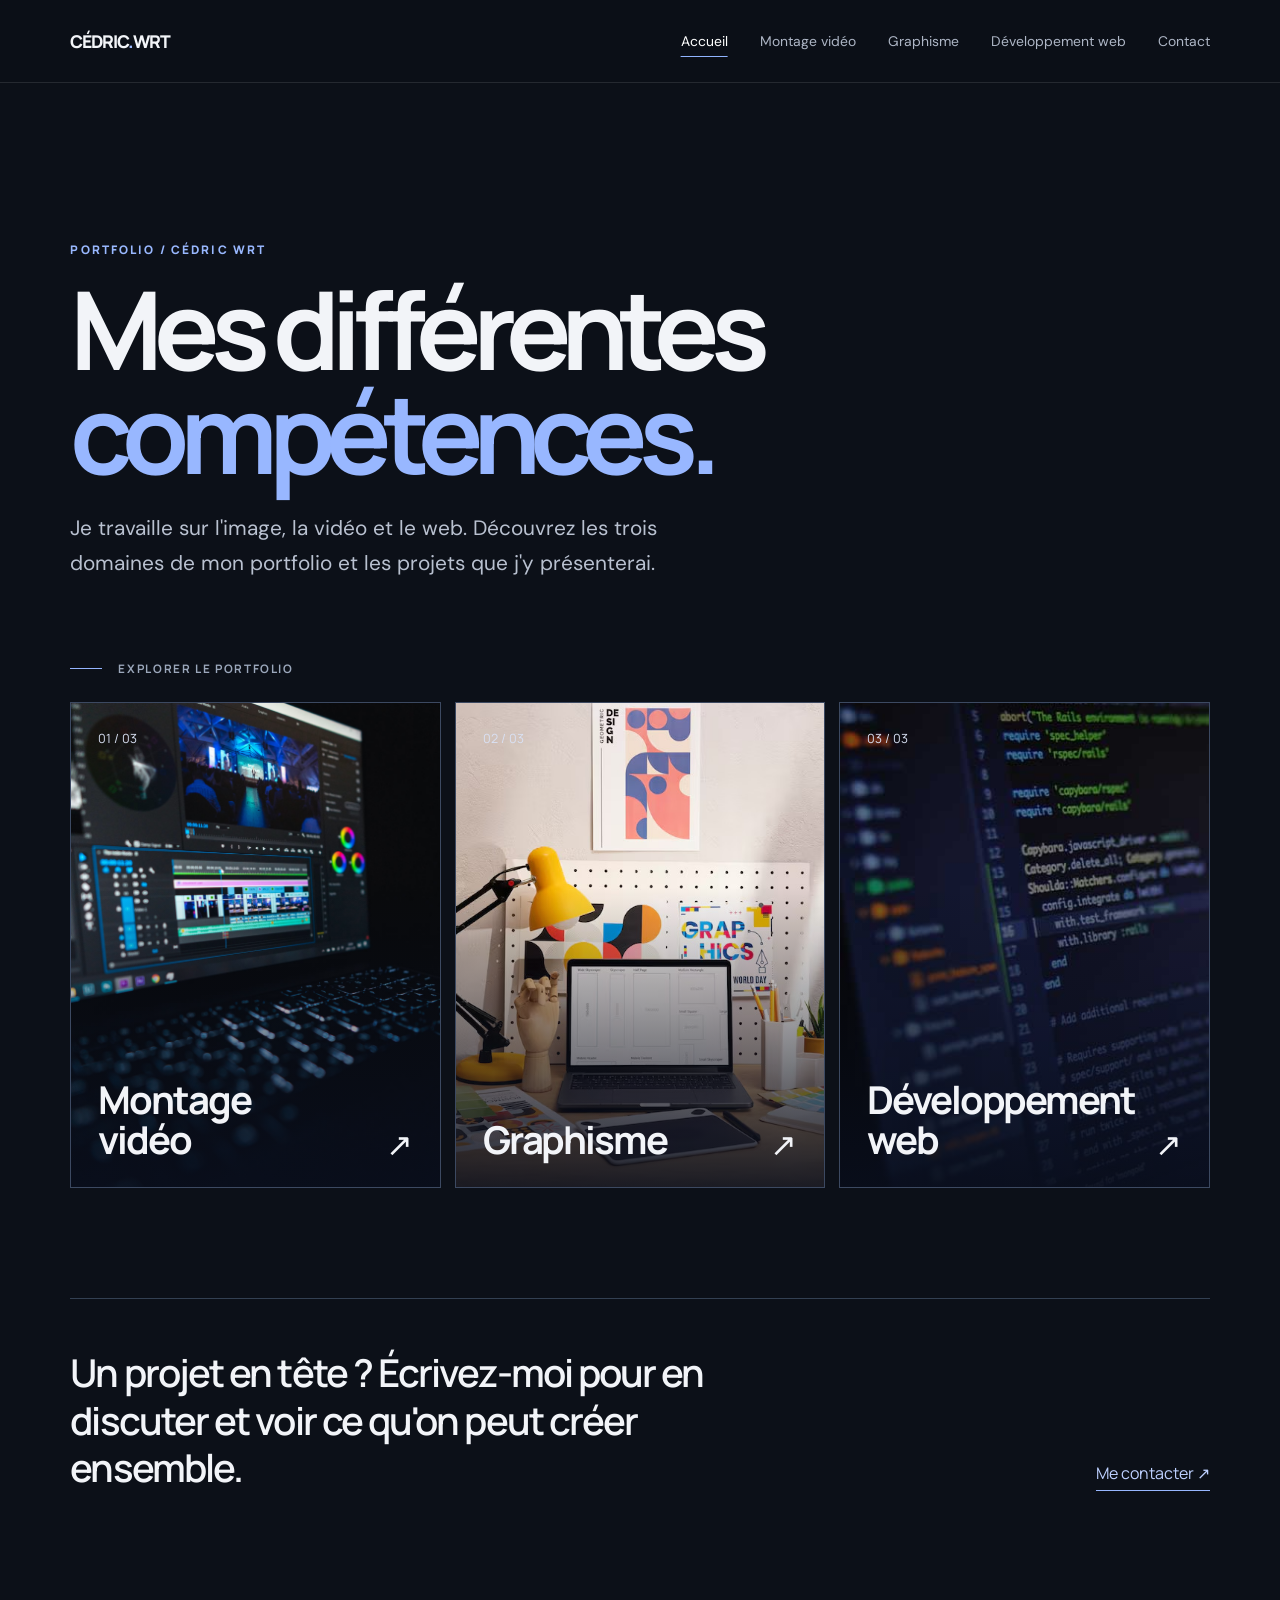
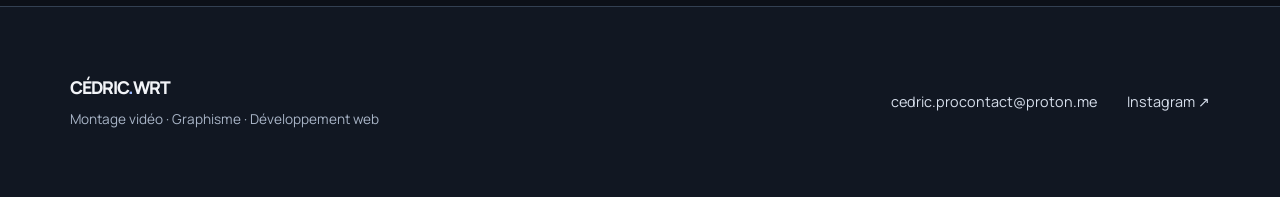
<file: index.html>
<!doctype html>
<html lang="fr">
  <head>
    <meta charset="utf-8">
    <meta name="viewport" content="width=device-width, initial-scale=1">
    <meta name="description" content="Portfolio de Cédric WRT : montage vidéo, graphisme et développement web.">
    <meta name="theme-color" content="#0c1018">
    <title>Cédric WRT — Portfolio</title>
    <link rel="icon" type="image/svg+xml" href="data:image/svg+xml,%3Csvg%20xmlns%3D%22http%3A//www.w3.org/2000/svg%22%20viewBox%3D%220%200%2064%2064%22%3E%3Crect%20width%3D%2264%22%20height%3D%2264%22%20rx%3D%2214%22%20fill%3D%22%230c1018%22/%3E%3Cpath%20d%3D%22M17%2020h15c10%200%2016%205%2016%2012s-6%2012-16%2012H17V20zm12%208v8h4c4%200%206-1%206-4s-2-4-6-4h-4z%22%20fill%3D%22%239bb9ff%22/%3E%3Ccircle%20cx%3D%2251%22%20cy%3D%2245%22%20r%3D%224%22%20fill%3D%22%239bb9ff%22/%3E%3C/svg%3E">
    <link rel="stylesheet" href="style.css">
    <script src="app.js" defer></script>
  </head>
  <body data-page="accueil">
    <div id="app"></div>
  </body>
</html>
</file>
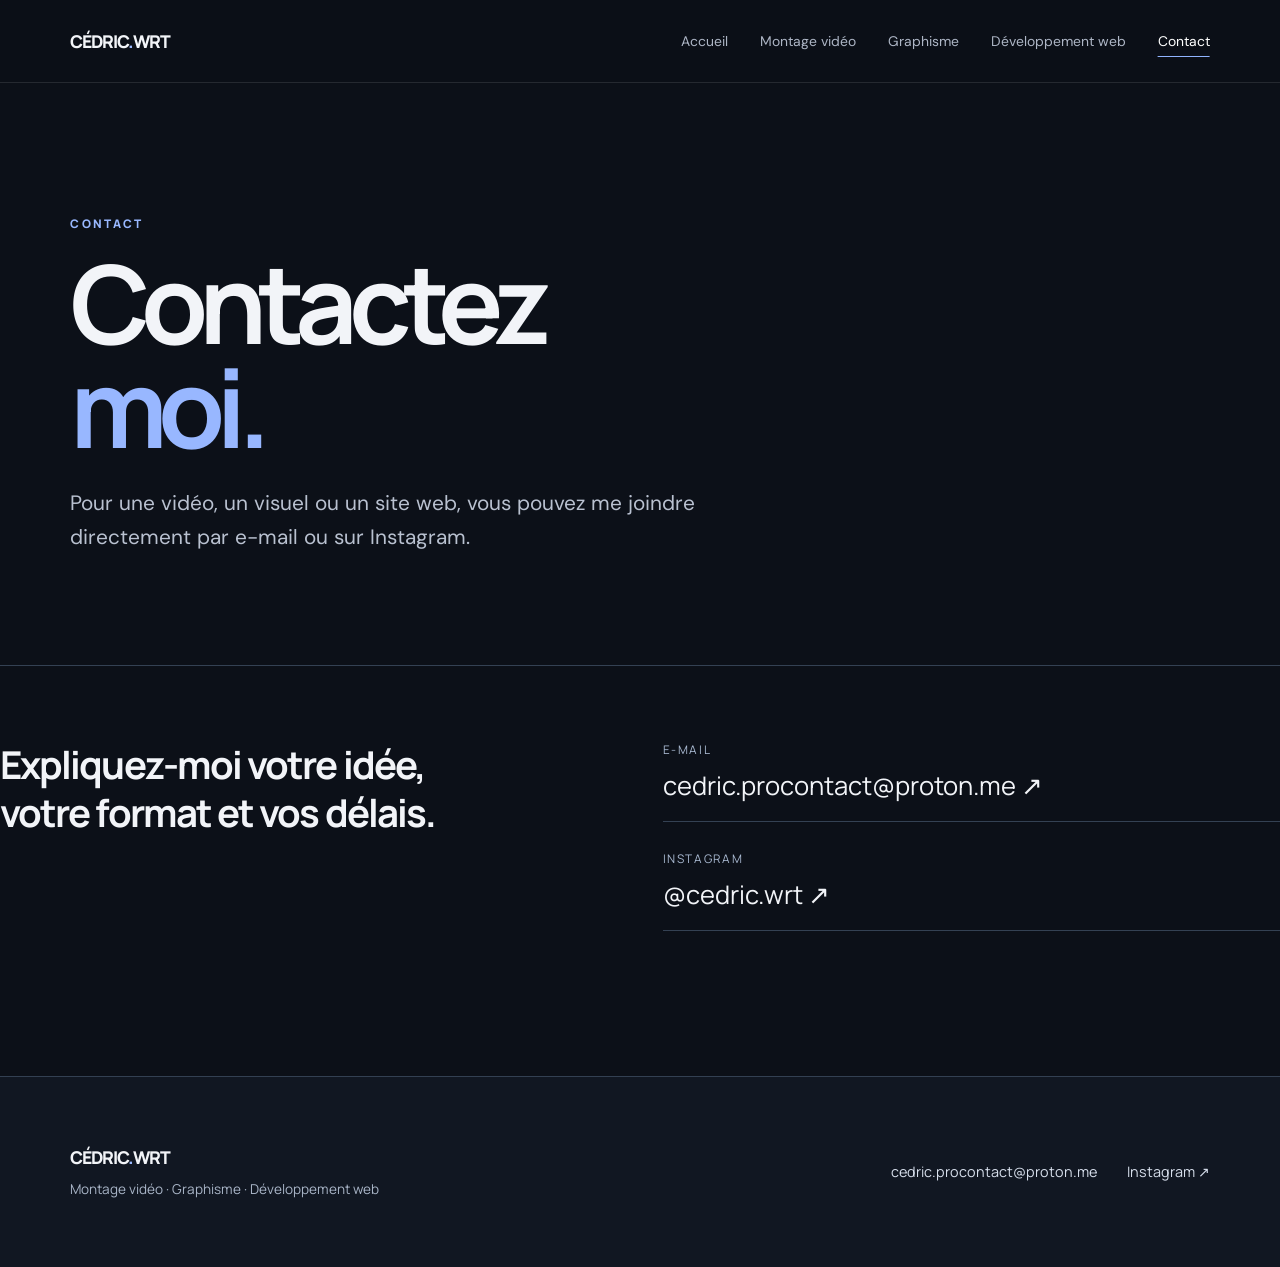
<file: contact.html>
<!doctype html>
<html lang="fr">
  <head>
    <meta charset="utf-8">
    <meta name="viewport" content="width=device-width, initial-scale=1">
    <meta name="description" content="Contacter Cédric WRT pour un projet créatif.">
    <meta name="theme-color" content="#0c1018">
    <title>Contact — Cédric WRT</title>
    <link rel="icon" type="image/svg+xml" href="data:image/svg+xml,%3Csvg%20xmlns%3D%22http%3A//www.w3.org/2000/svg%22%20viewBox%3D%220%200%2064%2064%22%3E%3Crect%20width%3D%2264%22%20height%3D%2264%22%20rx%3D%2214%22%20fill%3D%22%230c1018%22/%3E%3Cpath%20d%3D%22M17%2020h15c10%200%2016%205%2016%2012s-6%2012-16%2012H17V20zm12%208v8h4c4%200%206-1%206-4s-2-4-6-4h-4z%22%20fill%3D%22%239bb9ff%22/%3E%3Ccircle%20cx%3D%2251%22%20cy%3D%2245%22%20r%3D%224%22%20fill%3D%22%239bb9ff%22/%3E%3C/svg%3E">
    <link rel="stylesheet" href="style.css">
    <script src="app.js" defer></script>
  </head>
  <body data-page="contact">
    <div id="app"></div>
  </body>
</html>
</file>
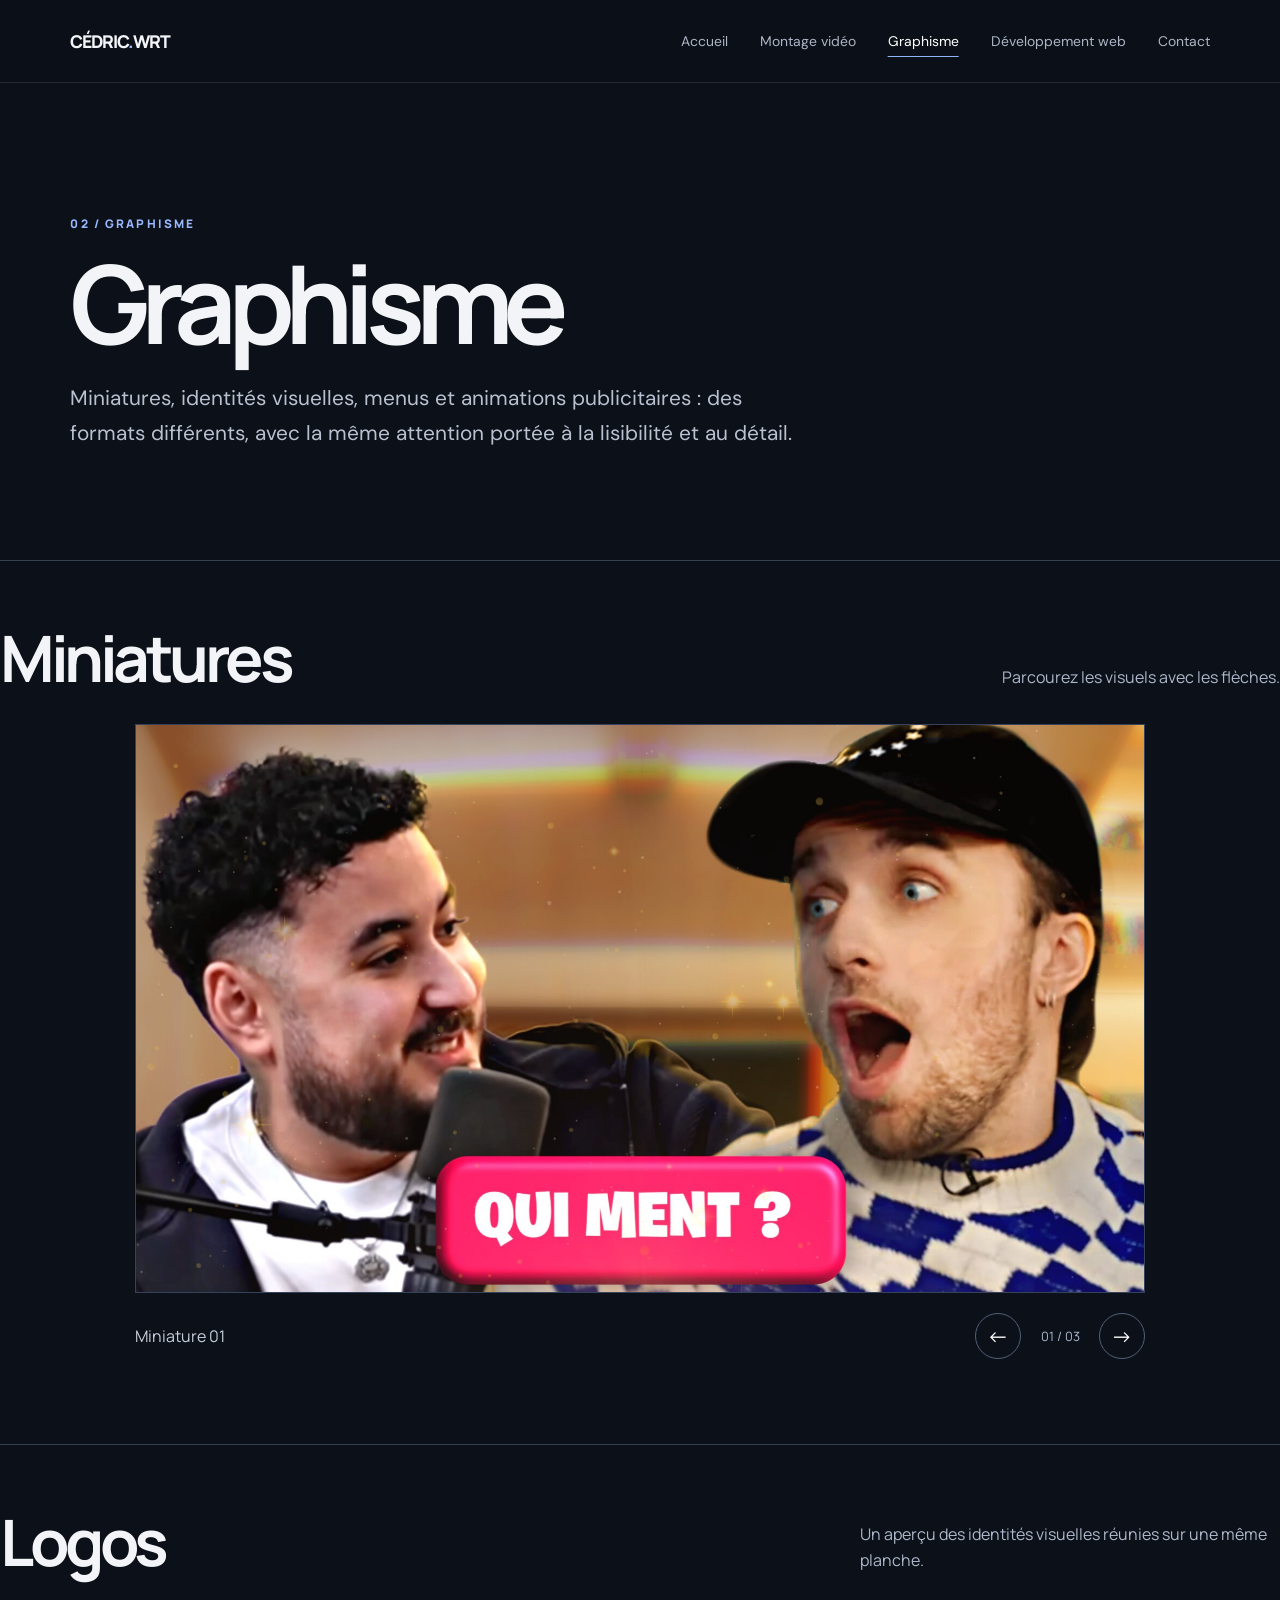
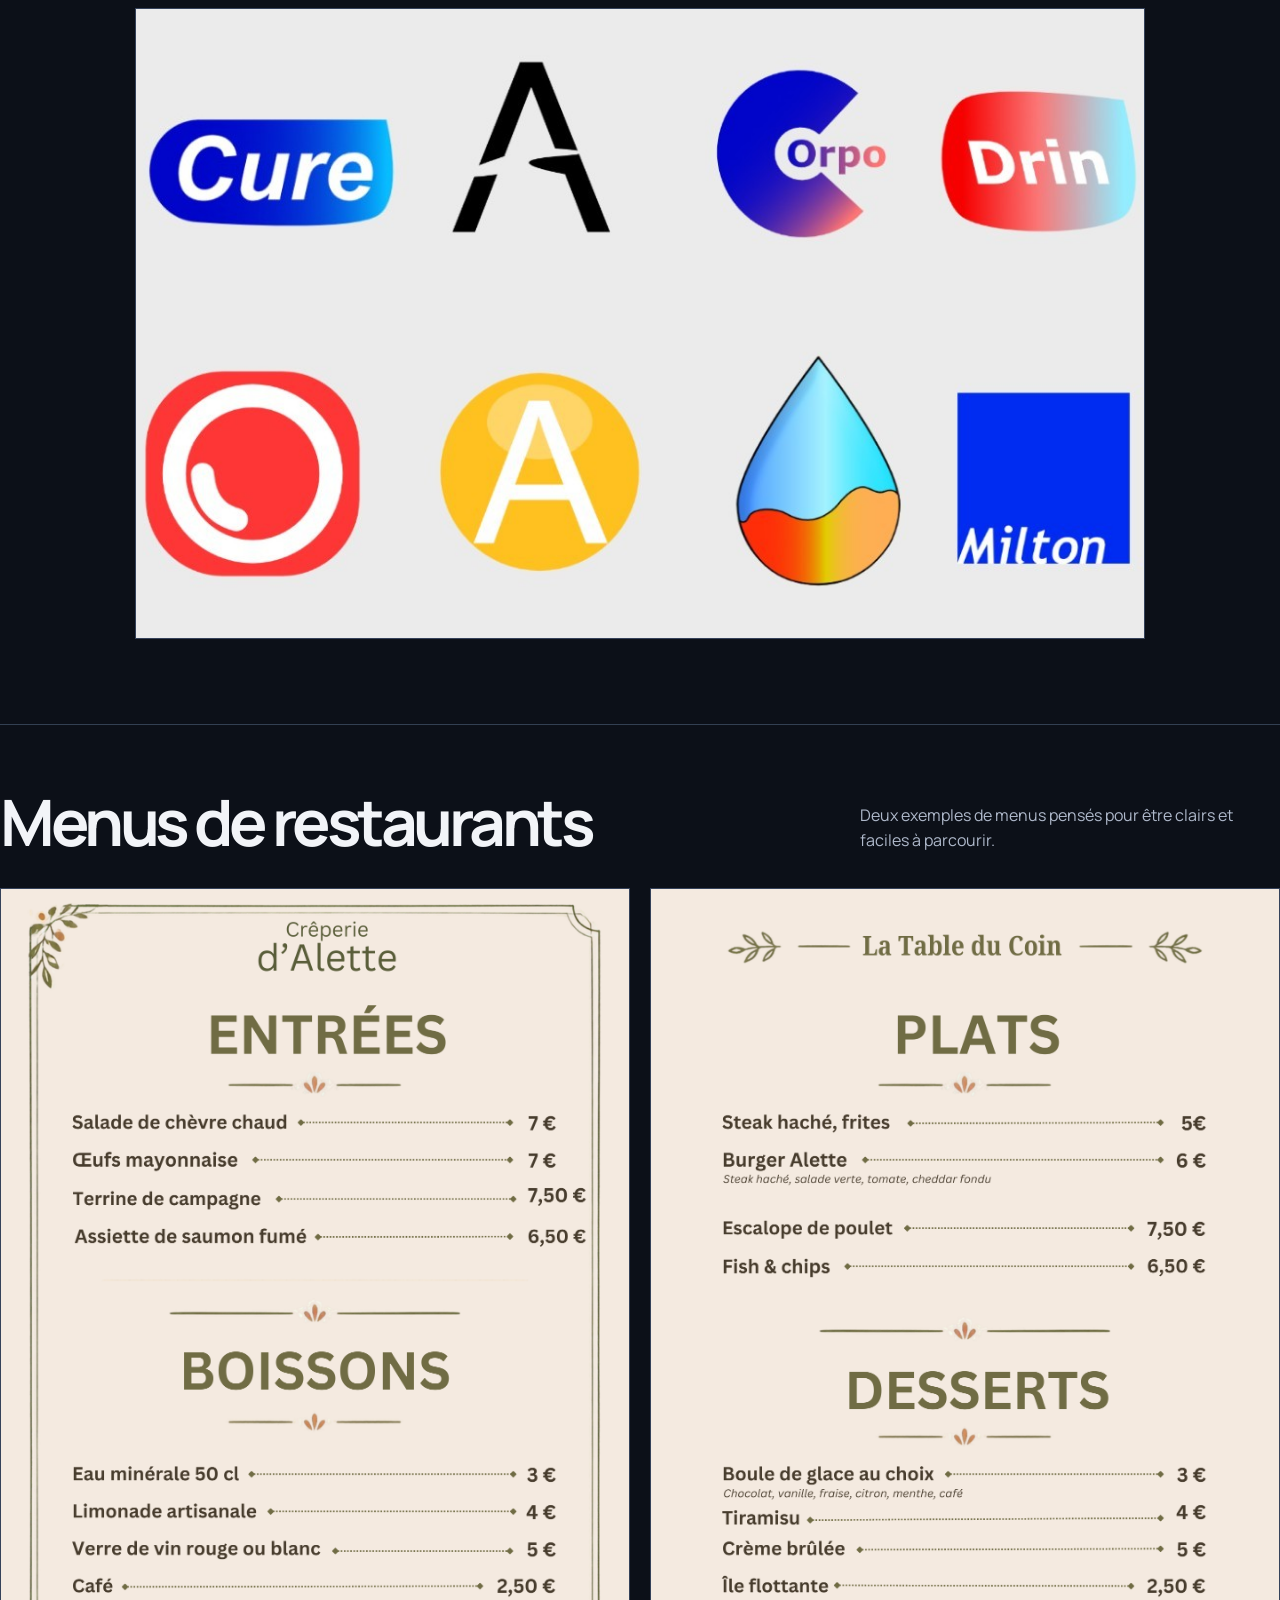
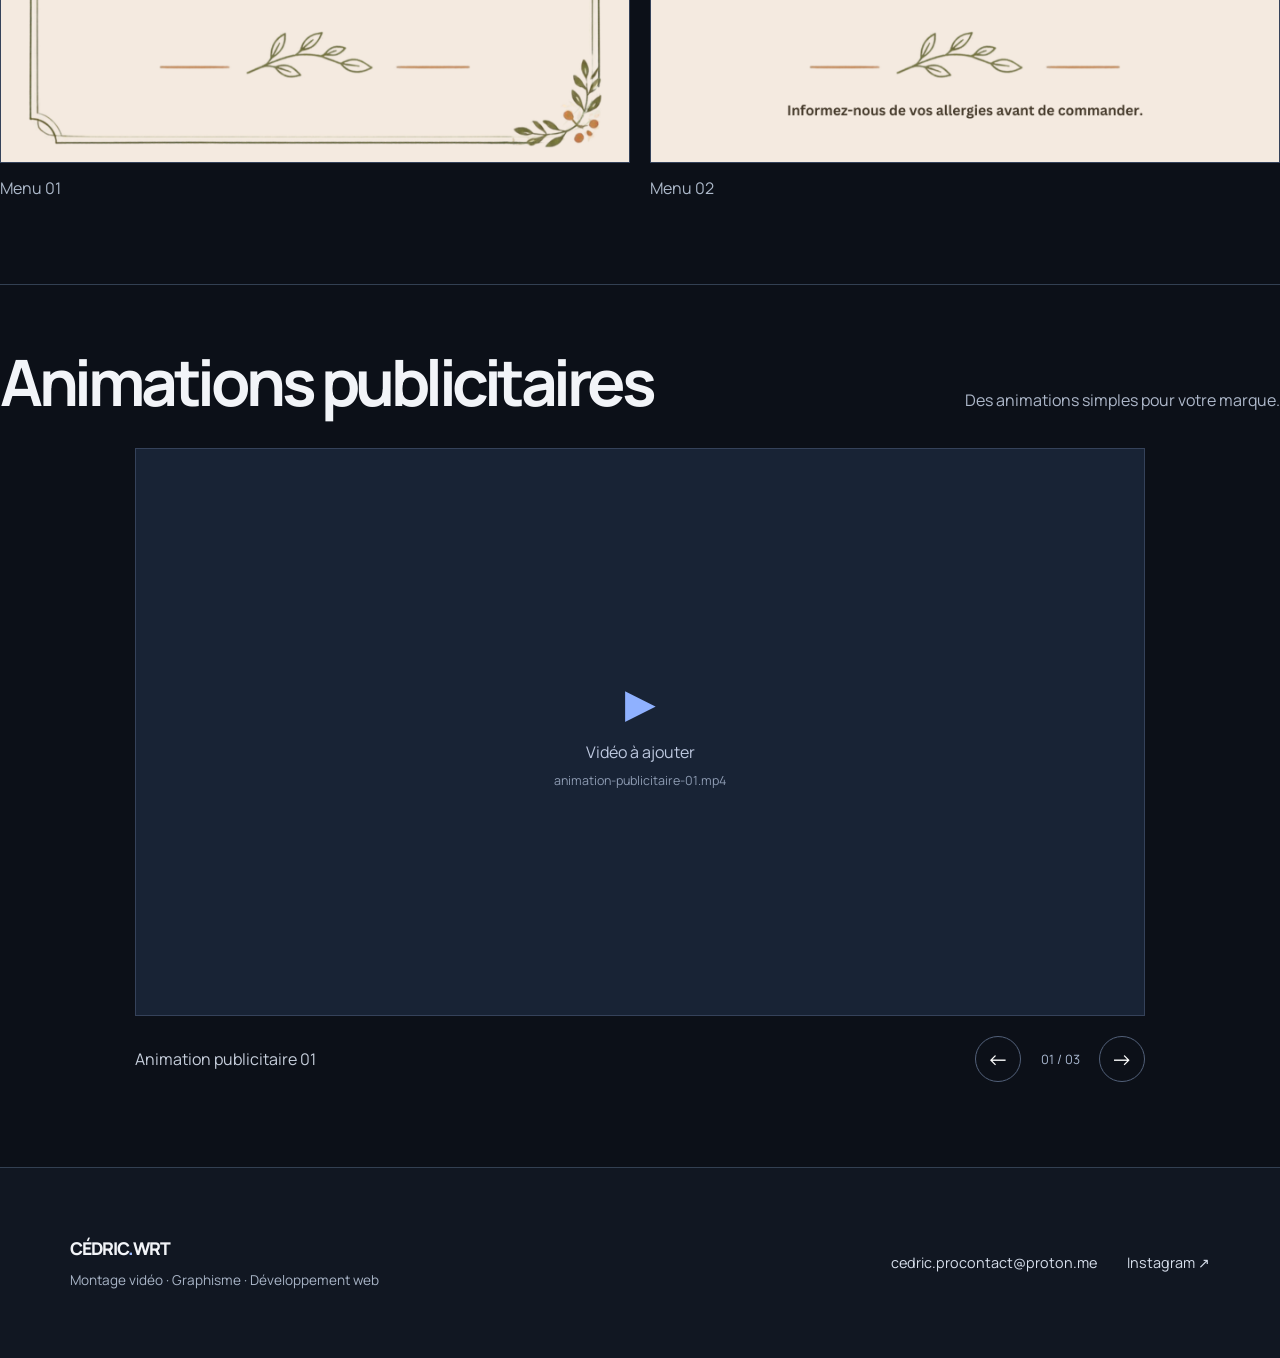
<file: graphisme.html>
<!doctype html>
<html lang="fr">
  <head>
    <meta charset="utf-8">
    <meta name="viewport" content="width=device-width, initial-scale=1">
    <meta name="description" content="Miniatures, logos, menus de restaurants et animations publicitaires.">
    <meta name="theme-color" content="#0c1018">
    <title>Graphisme — Cédric WRT</title>
    <link rel="icon" type="image/svg+xml" href="data:image/svg+xml,%3Csvg%20xmlns%3D%22http%3A//www.w3.org/2000/svg%22%20viewBox%3D%220%200%2064%2064%22%3E%3Crect%20width%3D%2264%22%20height%3D%2264%22%20rx%3D%2214%22%20fill%3D%22%230c1018%22/%3E%3Cpath%20d%3D%22M17%2020h15c10%200%2016%205%2016%2012s-6%2012-16%2012H17V20zm12%208v8h4c4%200%206-1%206-4s-2-4-6-4h-4z%22%20fill%3D%22%239bb9ff%22/%3E%3Ccircle%20cx%3D%2251%22%20cy%3D%2245%22%20r%3D%224%22%20fill%3D%22%239bb9ff%22/%3E%3C/svg%3E">
    <link rel="stylesheet" href="style.css">
    <script src="app.js" defer></script>
  </head>
  <body data-page="graphisme">
    <div id="app"></div>
  </body>
</html>
</file>
<file: style.css>
@import url('https://fonts.googleapis.com/css2?family=DM+Sans:wght@400;500;600;700&family=Manrope:wght@400;500;600;700;800&display=swap');

:root {
  font-family: Manrope, Arial, sans-serif;
  color: #f2f4f8;
  background: #0c1018;
  font-size: 16px;
  scroll-behavior: smooth;
}

* {
  box-sizing: border-box;
}

body {
  margin: 0;
  min-width: 320px;
}

a {
  color: inherit;
  text-decoration: none;
}

button {
  font: inherit;
}

img,
video {
  display: block;
  max-width: 100%;
}

::selection {
  background: #a8c3ff;
  color: #101725;
}

.shell {
  max-width: 1440px;
  margin: auto;
  padding: 0 clamp(20px, 5.5vw, 88px);
}

.site-header {
  position: sticky;
  z-index: 20;
  top: 0;
  border-bottom: 1px solid #ffffff1c;
  background: #0c1018e8;
  backdrop-filter: blur(18px);
}

.header-inner {
  height: 82px;
  display: flex;
  align-items: center;
  justify-content: space-between;
  gap: 24px;
}

.brand {
  font-size: 1.1rem;
  font-weight: 800;
  letter-spacing: -.06em;
  white-space: nowrap;
}

.brand span {
  color: #99b8ff;
}

.nav {
  display: flex;
  gap: clamp(15px, 2.5vw, 34px);
  align-items: center;
}

.nav a {
  font-family: 'DM Sans', Arial, sans-serif;
  font-size: .87rem;
  color: #aeb6c6;
  transition: color .2s;
}

.nav a:hover,
.nav a[aria-current=page] {
  color: #fff;
}

.nav a[aria-current=page] {
  text-decoration: underline;
  text-decoration-color: #91b4ff;
  text-underline-offset: 10px;
}

.menu-toggle {
  display: none;
  background: none;
  border: 1px solid #41495b;
  border-radius: 8px;
  color: white;
  padding: 8px 11px;
}

.eyebrow {
  color: #99b8ff;
  text-transform: uppercase;
  letter-spacing: .18em;
  font-size: .74rem;
  font-weight: 800;
}

.page-intro {
  padding-top: clamp(75px, 10vw, 146px);
  padding-bottom: clamp(66px, 7vw, 110px);
}

.page-intro h1,
.home-hero h1 {
  font-size: clamp(3.6rem, 8.5vw, 8.6rem);
  line-height: .96;
  letter-spacing: -.085em;
  margin: 18px 0 26px;
  font-weight: 700;
  max-width: 1100px;
}

.home-hero h1 em,
.page-intro h1 em {
  font-style: normal;
  color: #98b7ff;
}

.lead {
  font-family: 'DM Sans', Arial, sans-serif;
  color: #b9c1d0;
  font-size: clamp(1.05rem, 1.7vw, 1.3rem);
  line-height: 1.65;
  max-width: 730px;
}

.home-hero {
  padding-top: clamp(80px, 12vw, 174px);
  padding-bottom: 60px;
}

.home-hero .lead {
  max-width: 680px;
}

.section-kicker {
  display: flex;
  align-items: center;
  gap: 16px;
  color: #9ba7bb;
  text-transform: uppercase;
  letter-spacing: .14em;
  font-size: .73rem;
  font-weight: 700;
  margin-bottom: 25px;
}

.section-kicker:before {
  content: '';
  width: 32px;
  height: 1px;
  background: #95b5ff;
}

.tiles {
  display: grid;
  grid-template-columns: repeat(3, minmax(0, 1fr));
  gap: 14px;
  margin: 0 0 110px;
}

.tile {
  min-height: clamp(350px, 38vw, 560px);
  position: relative;
  overflow: hidden;
  border: 1px solid #3c4961;
  background: #17223a;
  display: flex;
  flex-direction: column;
  justify-content: space-between;
  padding: 27px;
  isolation: isolate;
}

.tile:before {
  content: '';
  position: absolute;
  inset: 0;
  background: linear-gradient(180deg, transparent 38%, #090e1ce8 100%);
  z-index: -1;
}

.tile:nth-child(2) {
  background: #283044;
}

.tile:nth-child(3) {
  background: #1a2b35;
}

.tile:hover .tile-preview {
  transform: scale(1.05);
}

.tile-preview {
  position: absolute;
  inset: 0;
  z-index: -2;
  transition: transform .5s;
}

.tile-preview img {
  width: 100%;
  height: 100%;
  object-fit: cover;
  opacity: 0;
  transition: opacity .3s;
}

.tile-preview img.loaded {
  opacity: 1;
}

.tile:nth-child(1) .tile-preview {
  background: radial-gradient(circle at 60% 36%, #5477bc 0, #243758 38%, #142139 75%);
}

.tile:nth-child(2) .tile-preview {
  background: radial-gradient(circle at 35% 40%, #a4829c 0, #4c4056 36%, #242b3d 77%);
}

.tile:nth-child(3) .tile-preview {
  background: radial-gradient(circle at 70% 32%, #6e9c9a 0, #2c5b6a 34%, #182c3d 78%);
}

.tile .count {
  font-size: .79rem;
  color: #d9e1f4;
}

.tile-footer {
  display: flex;
  align-items: end;
  justify-content: space-between;
  gap: 10px;
}

.tile h2 {
  font-size: clamp(1.65rem, 3vw, 3rem);
  line-height: 1.05;
  letter-spacing: -.055em;
  margin: 0;
}

.tile .arrow {
  font-size: 2rem;
  line-height: 1;
}

.closing {
  display: flex;
  justify-content: space-between;
  gap: 28px;
  align-items: end;
  border-top: 1px solid #334052;
  padding: 50px 0 115px;
}

.closing h2 {
  max-width: 720px;
  font-size: clamp(1.6rem, 3vw, 3rem);
  line-height: 1.23;
  letter-spacing: -.05em;
  margin: 0;
  font-weight: 600;
}

.text-link {
  border-bottom: 1px solid #98b7ff;
  padding-bottom: 6px;
  color: #bdd0ff;
  white-space: nowrap;
}

.work-list {
  padding-bottom: 105px;
}

.work-row {
  display: grid;
  grid-template-columns: minmax(0, 1.25fr) minmax(270px, .75fr);
  gap: clamp(35px, 7vw, 110px);
  align-items: center;
  border-top: 1px solid #344153;
  padding: clamp(45px, 7vw, 95px) 0;
}

.work-row.reverse {
  grid-template-columns: minmax(270px, .75fr) minmax(0, 1.25fr);
}

.work-row.reverse .media-frame {
  grid-column: 2;
  grid-row: 1;
}

.work-row.reverse .work-copy {
  grid-column: 1;
  grid-row: 1;
}

.work-copy .index {
  color: #97b6ff;
  font-size: .78rem;
  letter-spacing: .15em;
}

.work-copy h2 {
  font-size: clamp(2rem, 4vw, 4.4rem);
  letter-spacing: -.065em;
  line-height: 1.08;
  margin: 17px 0 22px;
}

.work-copy p {
  font-family: 'DM Sans', Arial, sans-serif;
  color: #b9c1d0;
  line-height: 1.7;
  max-width: 450px;
}

.media-frame {
  aspect-ratio: 16/10;
  position: relative;
  background: #182335;
  border: 1px solid #35425a;
  overflow: hidden;
  display: grid;
  place-items: center;
}

.media-frame img,
.media-frame video {
  position: absolute;
  inset: 0;
  width: 100%;
  height: 100%;
  object-fit: cover;
  opacity: 0;
  transition: opacity .3s;
}

.media-frame .loaded {
  opacity: 1;
}

.placeholder {
  z-index: 1;
  text-align: center;
  color: #bdc8df;
  padding: 18px;
  pointer-events: none;
}

.placeholder .symbol {
  font-size: 2.5rem;
  color: #8fb1ff;
  display: block;
  margin-bottom: 12px;
}

.placeholder small {
  display: block;
  color: #8d9bb2;
  font-size: .78rem;
  margin-top: 9px;
  overflow-wrap: anywhere;
}

.media-frame:has(.loaded) .placeholder {
  display: none;
}

.media-frame video.loaded {
  z-index: 2;
}

.external-badge {
  position: absolute;
  right: 20px;
  bottom: 18px;
  z-index: 3;
  background: #0b1328cb;
  color: white;
  border: 1px solid #95aed4;
  padding: 9px 14px;
  font-size: .82rem;
}

.media-link:hover .external-badge {
  background: #9bb9ff;
  color: #0b1526;
}

.gallery-section {
  border-top: 1px solid #334052;
  padding: 65px 0 85px;
}

.section-heading {
  display: flex;
  align-items: end;
  justify-content: space-between;
  gap: 20px;
  margin-bottom: 34px;
}

.section-heading h2 {
  font-size: clamp(2.2rem, 5vw, 5rem);
  letter-spacing: -.07em;
  line-height: 1;
  margin: 0;
}

.section-heading p {
  color: #aeb8ca;
  max-width: 420px;
  line-height: 1.6;
  margin: 0;
}

.carousel {
  max-width: 1010px;
  margin: auto;
}

.slide-visual {
  aspect-ratio: 16/9;
  background: #182335;
}

.carousel-bottom {
  display: flex;
  justify-content: space-between;
  gap: 24px;
  align-items: center;
  margin-top: 20px;
}

.slide-caption {
  color: #c6cedb;
  margin: 0;
}

.carousel-controls {
  display: flex;
  align-items: center;
  gap: 13px;
  white-space: nowrap;
}

.carousel-controls button {
  border: 1px solid #526079;
  color: #fff;
  background: transparent;
  border-radius: 50%;
  width: 46px;
  height: 46px;
  cursor: pointer;
  font-size: 1.35rem;
}

.carousel-controls button:hover,
.carousel-controls button:focus-visible {
  background: #a6bfff;
  color: #09111d;
}

.counter {
  font-size: .8rem;
  color: #aab9d1;
  min-width: 52px;
  text-align: center;
}

.logo-board {
  max-width: 1010px;
  margin: auto;
}

.two-up {
  display: grid;
  grid-template-columns: repeat(2, minmax(0, 1fr));
  gap: 20px;
}

.two-up .media-frame {
  aspect-ratio: 18/25;
}

.portrait-video .media-frame {
  aspect-ratio: 9 / 16;
  max-width: 420px;
}

.card-caption {
  color: #acb8c9;
  margin: 14px 0 0;
}

.contact-block {
  display: grid;
  grid-template-columns: 1fr 1fr;
  gap: 45px;
  border-top: 1px solid #344153;
  padding: 75px 0 145px;
}

.contact-block h2 {
  font-size: clamp(1.7rem, 3vw, 3.2rem);
  line-height: 1.25;
  letter-spacing: -.05em;
  margin: 0;
}

.contact-links {
  display: grid;
  gap: 28px;
}

.contact-links a {
  font-size: clamp(1.2rem, 2vw, 2rem);
  border-bottom: 1px solid #344153;
  padding-bottom: 18px;
  overflow-wrap: anywhere;
}

.contact-links a:hover {
  color: #a5beff;
}

.contact-links span {
  display: block;
  font-size: .74rem;
  text-transform: uppercase;
  letter-spacing: .14em;
  color: #a9b9d1;
  margin-bottom: 10px;
}

.footer {
  border-top: 1px solid #334052;
  background: #111722;
}

.footer-inner {
  min-height: 190px;
  display: flex;
  justify-content: space-between;
  align-items: center;
  gap: 30px;
}

.footer p {
  color: #a9b5c7;
  font-size: .85rem;
  margin: 11px 0 0;
}

.footer-links {
  display: flex;
  flex-wrap: wrap;
  gap: 16px 30px;
  color: #d7dfec;
  font-size: .9rem;
}

.footer-links a:hover {
  color: #9dbbff;
}

:focus-visible {
  outline: 2px solid #a5c2ff;
  outline-offset: 4px;
}

@media (max-width: 900px) {
  .header-inner {
    height: 70px;
  }

  .tiles {
    grid-template-columns: 1fr;
    gap: 12px;
  }

  .tile {
    min-height: 340px;
  }

  .work-row,
  .work-row.reverse {
    grid-template-columns: 1fr;
    gap: 25px;
  }

  .work-row.reverse .media-frame,
  .work-row.reverse .work-copy {
    grid-column: auto;
    grid-row: auto;
  }

  .work-row.reverse .media-frame {
    order: 0;
  }

  .work-row.reverse .work-copy {
    order: 1;
  }

  .closing,
  .contact-block {
    display: block;
  }

  .closing .text-link {
    display: inline-block;
    margin-top: 25px;
  }

  .contact-links {
    margin-top: 38px;
  }
}

@media (max-width: 690px) {
  .menu-toggle {
    display: block;
  }

  .nav {
    display: none;
    position: absolute;
    top: 70px;
    left: 0;
    right: 0;
    background: #101722;
    border-bottom: 1px solid #45506a;
    padding: 22px;
    flex-direction: column;
    align-items: flex-start;
    gap: 22px;
  }

  .nav.open {
    display: flex;
  }

  .nav a {
    font-size: 1rem;
  }

  .page-intro {
    padding-top: 77px;
    padding-bottom: 60px;
  }

  .home-hero {
    padding-top: 92px;
  }

  .home-hero h1,
  .page-intro h1 {
    font-size: clamp(3.1rem, 15vw, 5.7rem);
  }

  .section-heading {
    display: block;
  }

  .section-heading p {
    margin-top: 16px;
  }

  .two-up {
    grid-template-columns: 1fr;
  }

  .footer-inner {
    align-items: flex-start;
    flex-direction: column;
    justify-content: center;
    padding-top: 36px;
    padding-bottom: 36px;
  }

  .carousel-bottom {
    align-items: flex-start;
    flex-direction: column;
  }

  .contact-block {
    padding-bottom: 90px;
  }
}
</file>
